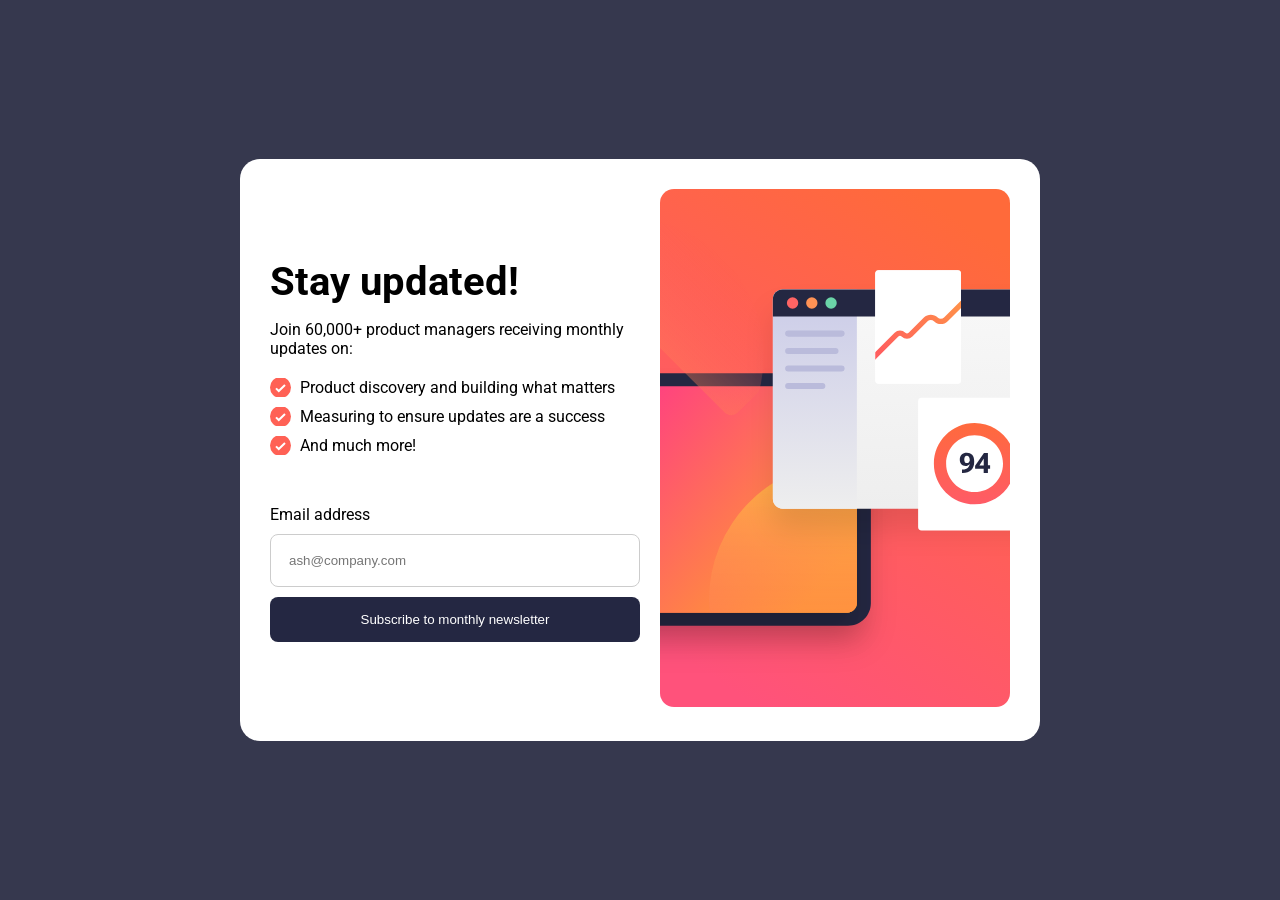
<file: index.html>
<!doctype html>
<html lang="en">
  <head>
    <meta charset="UTF-8" />
    <meta name="viewport" content="width=device-width, initial-scale=1.0" />
    <!-- displays site properly based on user's device -->
    <link rel="stylesheet" href="style.css" />
    <link
      rel="icon"
      type="image/png"
      sizes="32x32"
      href="./assets/images/favicon-32x32.png"
    />

    <title>
      Frontend Mentor | Newsletter sign-up form with success message
    </title>
  </head>
  <body>
    <section class="Newsletter">
      <div class="Content">
        <h1>Stay updated!</h1>

        <p>Join 60,000+ product managers receiving monthly updates on:</p>

        <ul>
          <li>Product discovery and building what matters</li>
          <li>Measuring to ensure updates are a success</li>
          <li>And much more!</li>
        </ul>

        <form class="signup">
          <div class="emailAdsress">
            <div class="label-row">
              <label for="email">Email address</label>
              <span class="error" id="errorMsg"></span>
            </div>

            <input type="email" id="email" placeholder="ash@company.com" />
          </div>
          <button type="submit">Subscribe to monthly newsletter</button>
        </form>
      </div>

      <div class="image">
        <picture>
          <source
            media="(max-width: 768px)"
            srcset="assets/images/illustration-sign-up-tablet.svg"
          />
          <source 
           media="(max-width: 420px)"
            srcset="assets/images/illustration-sign-up-mobile.svg"
          />
          <img
            src="assets/images/illustration-sign-up-desktop.svg"
            alt="signUp"
          />
        </picture>
      </div>
    </section>
    <section class="success" style="display: none;">
  
  <div class="success-content">
    <img src="assets/images/icon-success.svg" />

    <h1>Thanks for subscribing!</h1>

    <p id="successMsg">
      A confirmation email has been sent to <strong></strong>.
      Please open it and click the button inside to confirm your subscription.
    </p>
  </div>

  <button id="dismissBtn">Dismiss message</button>
</section>

    <!-- <footer class="attribution">
    Challenge by <a href="https://www.frontendmentor.io?ref=challenge">Frontend Mentor</a>. 
    Coded by <a href="#">Laiba Ijaz</a>.
  </footer> -->
    <script src="script.js"></script>
  </body>
</html>
</file>
<file: style.css>
@import url("https://fonts.googleapis.com/css2?family=Figtree:ital,wght@0,300..900;1,300..900&family=Inter:ital,opsz,wght@0,14..32,100..900;1,14..32,100..900&family=League+Spartan&family=Manrope:wght@200..800&family=Outfit:wght@100..900&family=Roboto:ital,wght@0,100..900;1,100..900&family=Young+Serif&display=swap");
* {
  margin: 0;
  padding: 0;
  box-sizing: border-box;
}
 /* <weight>: Use a value from 100 to 900 */
/* // <uniquifier>: Use a unique and descriptive class name */
/* .roboto-<uniquifier> {
  font-family: "Roboto", sans-serif;
  font-optical-sizing: auto;
  font-weight: <weight>;
  font-style: normal;
  font-variation-settings:
    "wdth" 100;
} */
body {
  background-color: hsl(235, 18%, 26%);
  display: flex;
  align-items: center;
  justify-content: center;
  height: 100vh;
  max-height: 100%;
  font-family: "Roboto", sans-serif;
}
.flex-row {
  display: flex;
  justify-content: center;
  /* align-items: center; */
  flex-direction: row;
  gap: 10px;
}
.Newsletter {
  display: flex;
  align-items: center;
  justify-content: space-between;
  padding: 30px;
  width: 800px;
  background: white;
  border-radius: 20px;
  gap: 20px;
}
.Content {
  flex: 1;
}

.Content h1 {
  font-size: 40px;
  margin-bottom: 15px;
}

.Content p {
  margin-bottom: 20px;
}


ul {
  margin-bottom: 50px;
}

ul li {
  list-style: none;
  margin-bottom: 10px;
  padding-left: 30px;
  background: url("assets/images/icon-list.svg") no-repeat left center;
}
.signup {
  display: flex;
  flex-direction: column;
}

.signup input {
  padding: 18px;
  width: 100%;
  border-radius: 8px;
  border: 1px solid #ccc;
  margin: 10px 0;
}

.signup button {
  padding: 15px;
  text-align: center;
  border: none;
  border-radius: 8px;
  background: hsl(234, 29%, 20%);
  color: white;
  font-weight: 500;
  cursor: pointer;
}
.signup button:hover{
  background-color: hsl(4, 100%, 67%);
}
.image img {
  width: 350px;
}
.label-row {
  display: flex;
  justify-content: space-between;
}

.error {
  color: red;
  font-size: 12px;
}
.success{
display: flex;
flex-direction: column;
border-radius: 30px;
background-color: white;
width: 426px;
padding: 36px;
gap: 20px;
justify-content: center;
align-items: start;
}
.success h1{
  font-size: 40px;
}
.success button{ 
  padding: 15px;
  width: 100%;
  text-align: center;
  border: none;
  border-radius: 8px;
  background: hsl(234, 29%, 20%);
  color: white;
  font-weight: 500;
  cursor: pointer;
}
.success button:hover{
  background-color: hsl(4, 100%, 67%);

}
.success-content {
  display: flex;
  flex-direction: column;
  gap: 20px;
  align-items: start;
}
@media (max-width: 768px) {
  body {
    height: auto;
    padding: 20px;
  }

  .Newsletter {
    flex-direction: column-reverse; /* image on top */
    width: 100%;
    padding: 20px;
    border-radius: 15px;
  }

  .Content h1 {
    font-size: 28px;
  }

  .image img {
    width: 100%;
    border-radius: 15px;
  }

  ul {
    margin-bottom: 30px;
  }

   .success {
    width: 100%;
    height: 90vh; 
    
    display: flex;
    flex-direction: column;
    justify-content: space-between; 
    
    align-items: start;
    text-align: start;
  }

  .success h1 {
    font-size: 28px;
  }
  .success-content{
    padding-top:70px ;
  }
}
</file>
